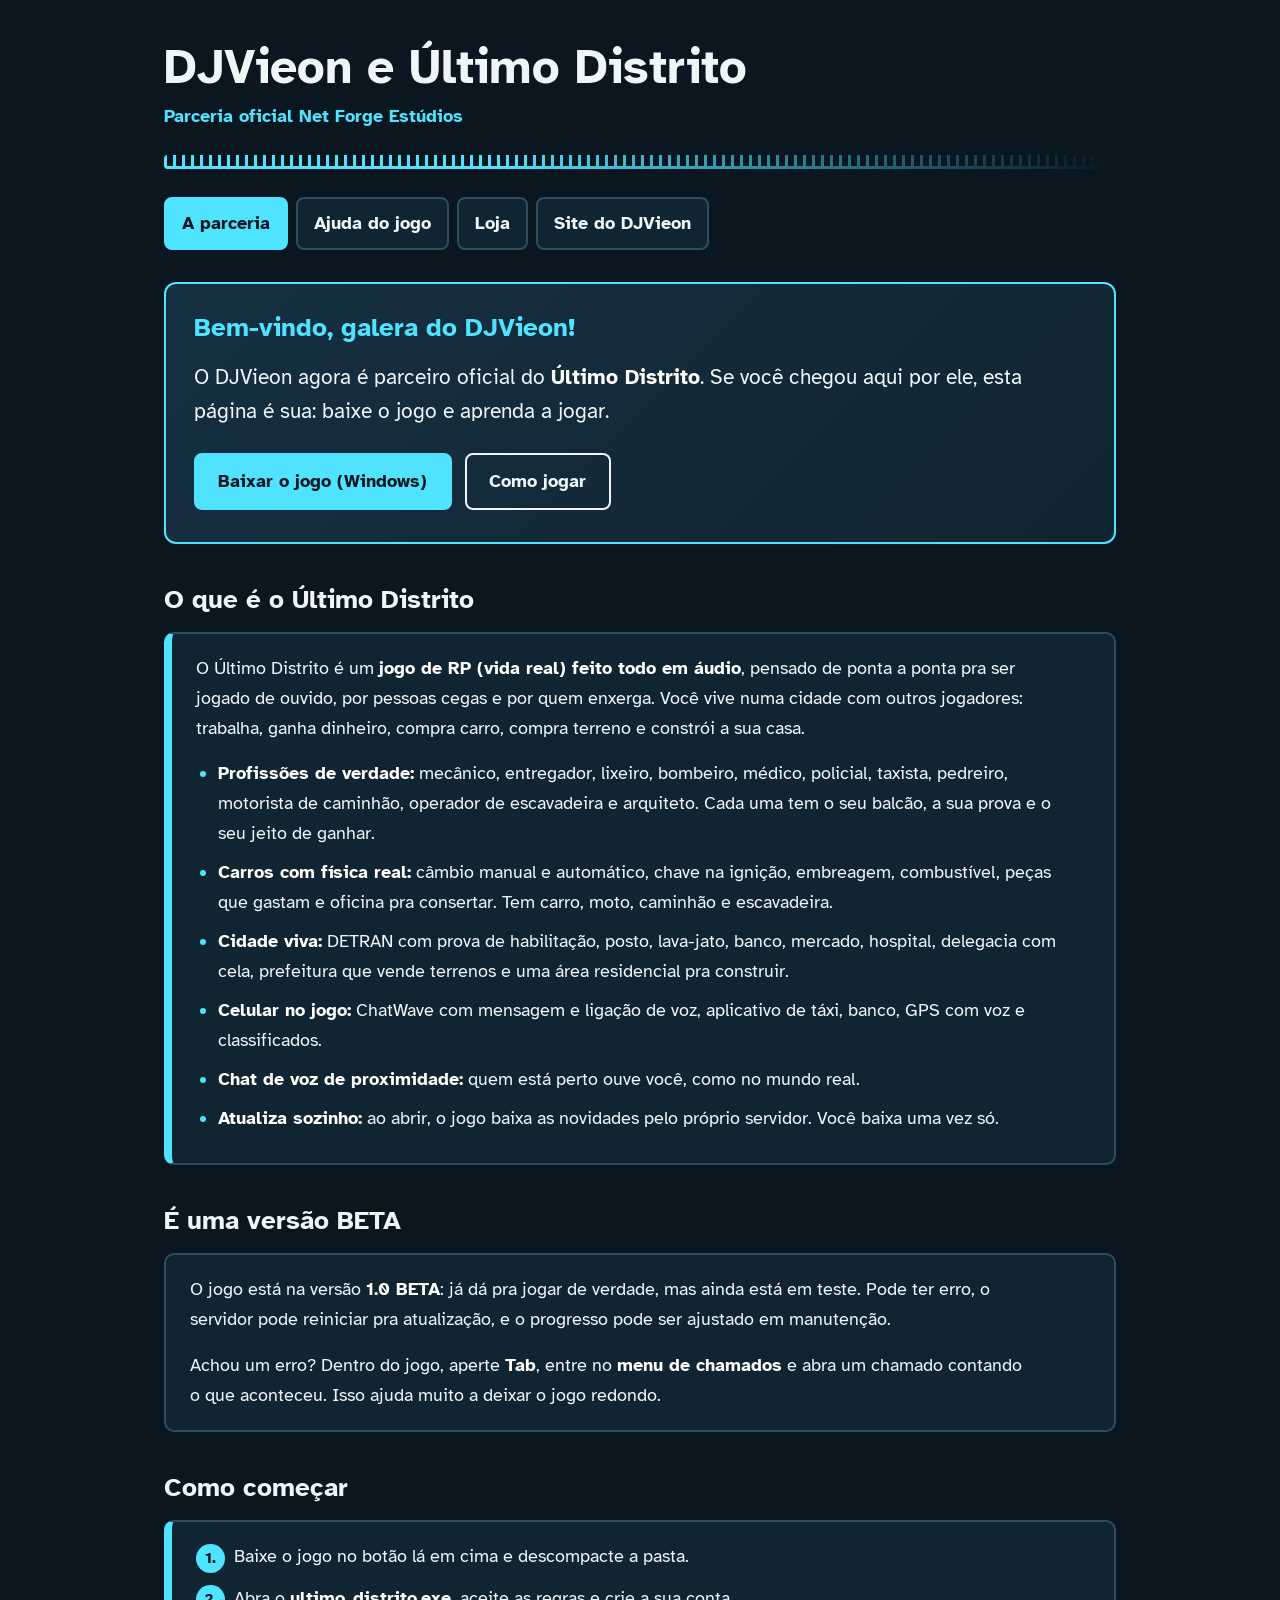
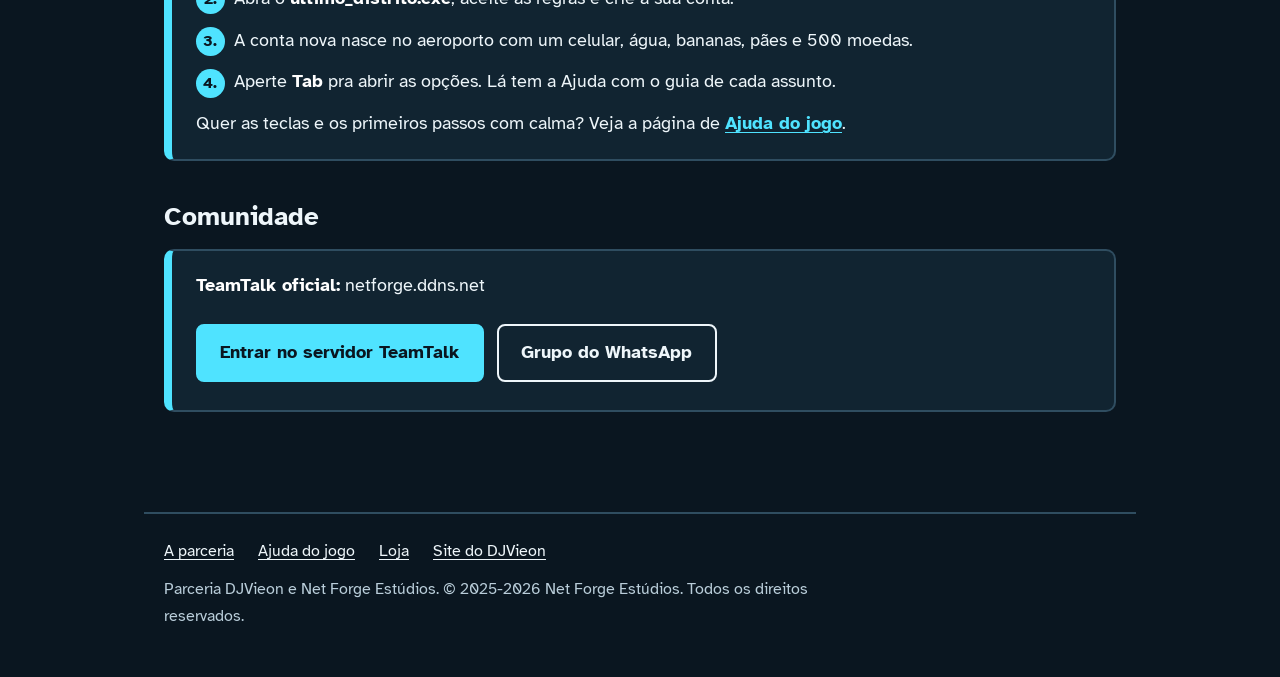
<file: docs/parceria/index.html>
<!DOCTYPE html>
<html lang="pt-BR">
<head>
<meta charset="UTF-8">
<meta name="viewport" content="width=device-width, initial-scale=1.0">
<title>Parceria DJVieon e Último Distrito | Net Forge Estúdios</title>
<meta name="description" content="Parceria oficial do DJVieon com o Último Distrito, o audiogame de RP da Net Forge Estúdios. Baixe o jogo e veja a ajuda.">
<link rel="stylesheet" href="../estilo.css">
</head>
<body>
<a href="#conteudo" class="pular">Pular para o conteúdo</a>
<header>
<h1>DJVieon e Último Distrito</h1>
<div class="sub">Parceria oficial Net Forge Estúdios</div>
</header>
<nav class="principal" aria-label="Menu da parceria">
<ul>
<li><a href="index.html" aria-current="page">A parceria</a></li>
<li><a href="ajuda.html">Ajuda do jogo</a></li>
<li><a href="loja.html">Loja</a></li>
<li><a href="https://radiolc.com">Site do DJVieon</a></li>
</ul>
</nav>
<main id="conteudo">
<div class="destaque">
<h2 class="ciano" style="margin-top:0;">Bem-vindo, galera do DJVieon!</h2>
<p class="grande">O DJVieon agora é parceiro oficial do <strong>Último Distrito</strong>. Se você chegou aqui por ele, esta página é sua: baixe o jogo e aprenda a jogar.</p>
<a href="../jogo/ultimo_distrito.zip" download="ultimo_distrito.zip" class="button-link ciano">Baixar o jogo (Windows)</a>
<a href="ajuda.html" class="button-link">Como jogar</a>
</div>

<h2>O que é o Último Distrito</h2>
<div class="box ciano">
<p>O Último Distrito é um <strong>jogo de RP (vida real) feito todo em áudio</strong>, pensado de ponta a ponta pra ser jogado de ouvido, por pessoas cegas e por quem enxerga. Você vive numa cidade com outros jogadores: trabalha, ganha dinheiro, compra carro, compra terreno e constrói a sua casa.</p>
<ul class="lista">
<li><strong>Profissões de verdade:</strong> mecânico, entregador, lixeiro, bombeiro, médico, policial, taxista, pedreiro, motorista de caminhão, operador de escavadeira e arquiteto. Cada uma tem o seu balcão, a sua prova e o seu jeito de ganhar.</li>
<li><strong>Carros com física real:</strong> câmbio manual e automático, chave na ignição, embreagem, combustível, peças que gastam e oficina pra consertar. Tem carro, moto, caminhão e escavadeira.</li>
<li><strong>Cidade viva:</strong> DETRAN com prova de habilitação, posto, lava-jato, banco, mercado, hospital, delegacia com cela, prefeitura que vende terrenos e uma área residencial pra construir.</li>
<li><strong>Celular no jogo:</strong> ChatWave com mensagem e ligação de voz, aplicativo de táxi, banco, GPS com voz e classificados.</li>
<li><strong>Chat de voz de proximidade:</strong> quem está perto ouve você, como no mundo real.</li>
<li><strong>Atualiza sozinho:</strong> ao abrir, o jogo baixa as novidades pelo próprio servidor. Você baixa uma vez só.</li>
</ul>
</div>

<h2>É uma versão BETA</h2>
<div class="box">
<p>O jogo está na versão <strong>1.0 BETA</strong>: já dá pra jogar de verdade, mas ainda está em teste. Pode ter erro, o servidor pode reiniciar pra atualização, e o progresso pode ser ajustado em manutenção.</p>
<p>Achou um erro? Dentro do jogo, aperte <strong>Tab</strong>, entre no <strong>menu de chamados</strong> e abra um chamado contando o que aconteceu. Isso ajuda muito a deixar o jogo redondo.</p>
</div>

<h2>Como começar</h2>
<div class="box ciano">
<p class="passo"><b>1.</b> Baixe o jogo no botão lá em cima e descompacte a pasta.</p>
<p class="passo"><b>2.</b> Abra o <strong>ultimo_distrito.exe</strong>, aceite as regras e crie a sua conta.</p>
<p class="passo"><b>3.</b> A conta nova nasce no aeroporto com um celular, água, bananas, pães e 500 moedas.</p>
<p class="passo"><b>4.</b> Aperte <strong>Tab</strong> pra abrir as opções. Lá tem a Ajuda com o guia de cada assunto.</p>
<p>Quer as teclas e os primeiros passos com calma? Veja a página de <a href="ajuda.html" class="ciano-texto">Ajuda do jogo</a>.</p>
</div>

<h2>Comunidade</h2>
<div class="box ciano">
<p><strong>TeamTalk oficial:</strong> netforge.ddns.net</p>
<a href="tt://netforge.ddns.net" class="button-link ciano">Entrar no servidor TeamTalk</a>
<a href="https://chat.whatsapp.com/DffkdExGjcS38NPWRlR5Nm" class="button-link">Grupo do WhatsApp</a>
</div>
</main>
<footer>
<nav aria-label="Rodapé">
<a href="index.html">A parceria</a>
<a href="ajuda.html">Ajuda do jogo</a>
<a href="loja.html">Loja</a>
<a href="https://radiolc.com">Site do DJVieon</a>
</nav>
<p>Parceria DJVieon e Net Forge Estúdios. © 2025-2026 Net Forge Estúdios. Todos os direitos reservados.</p>
</footer>
</body>
</html>
</file>
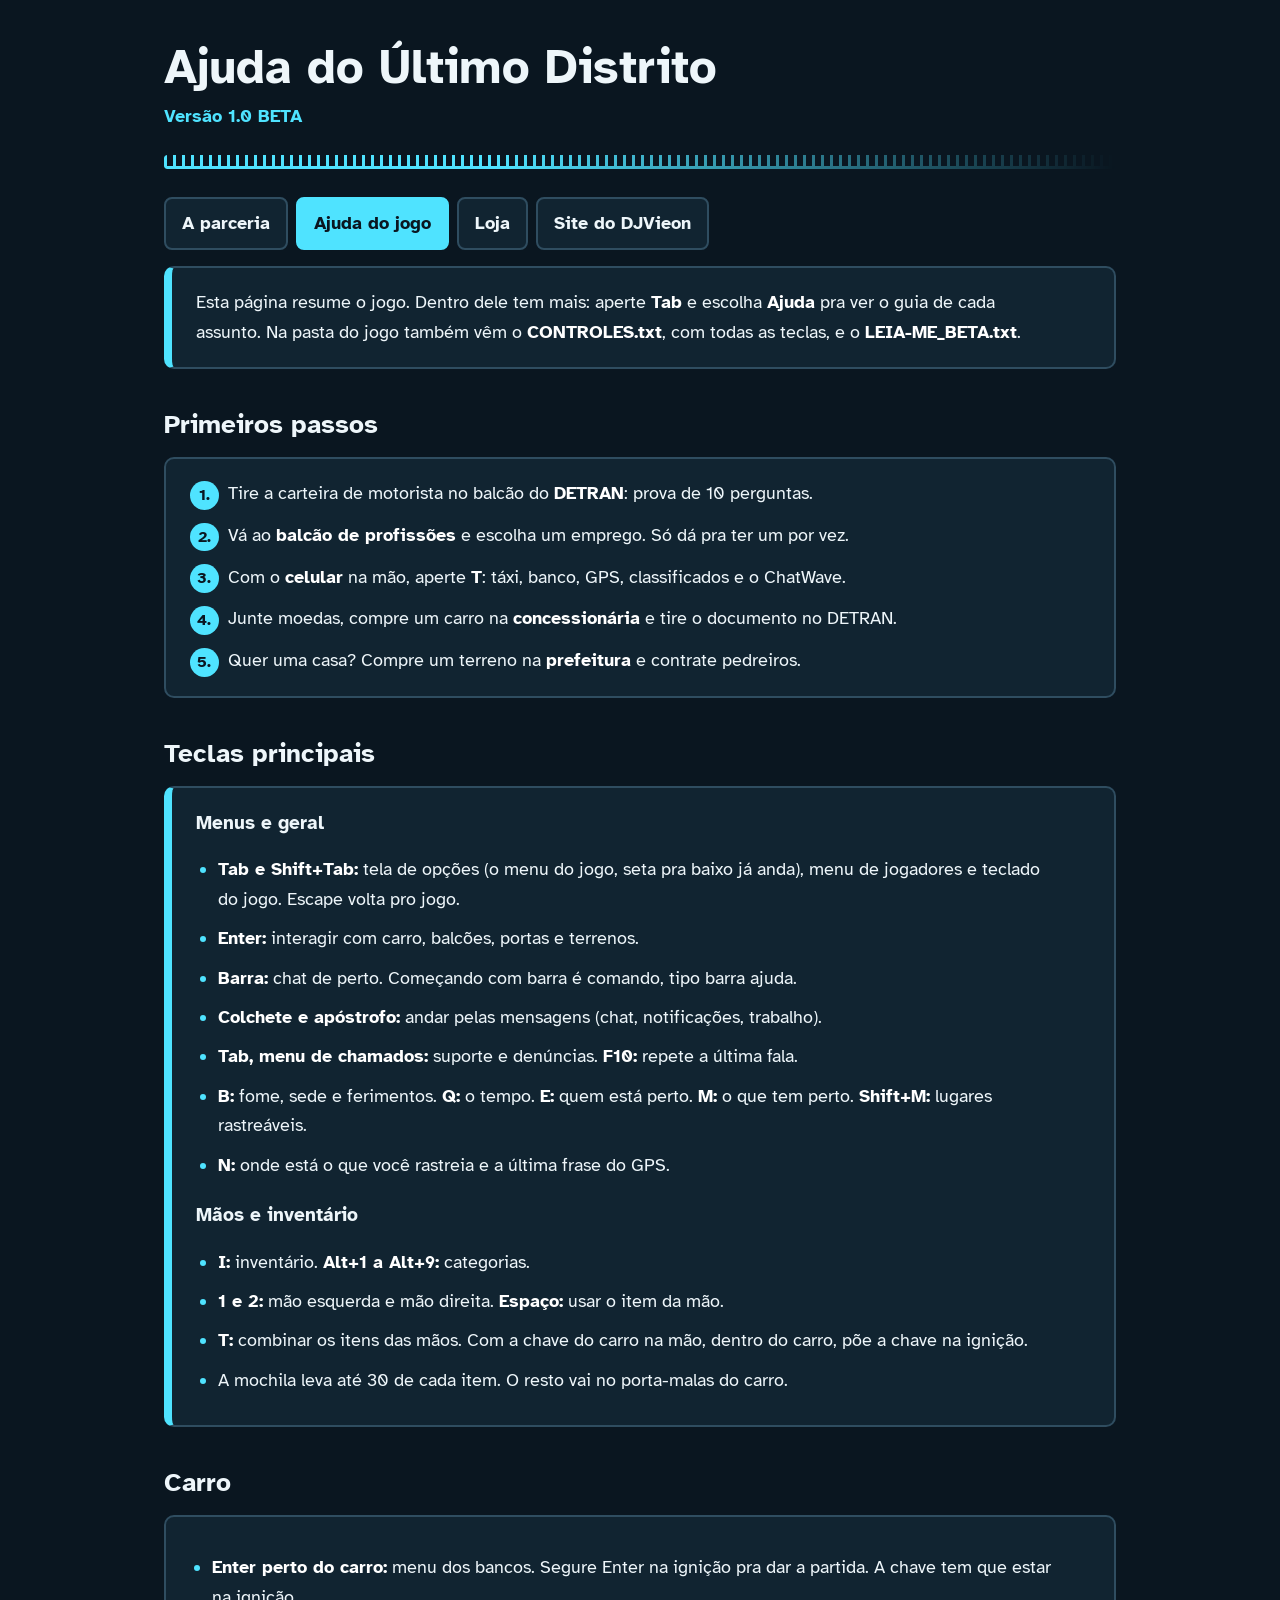
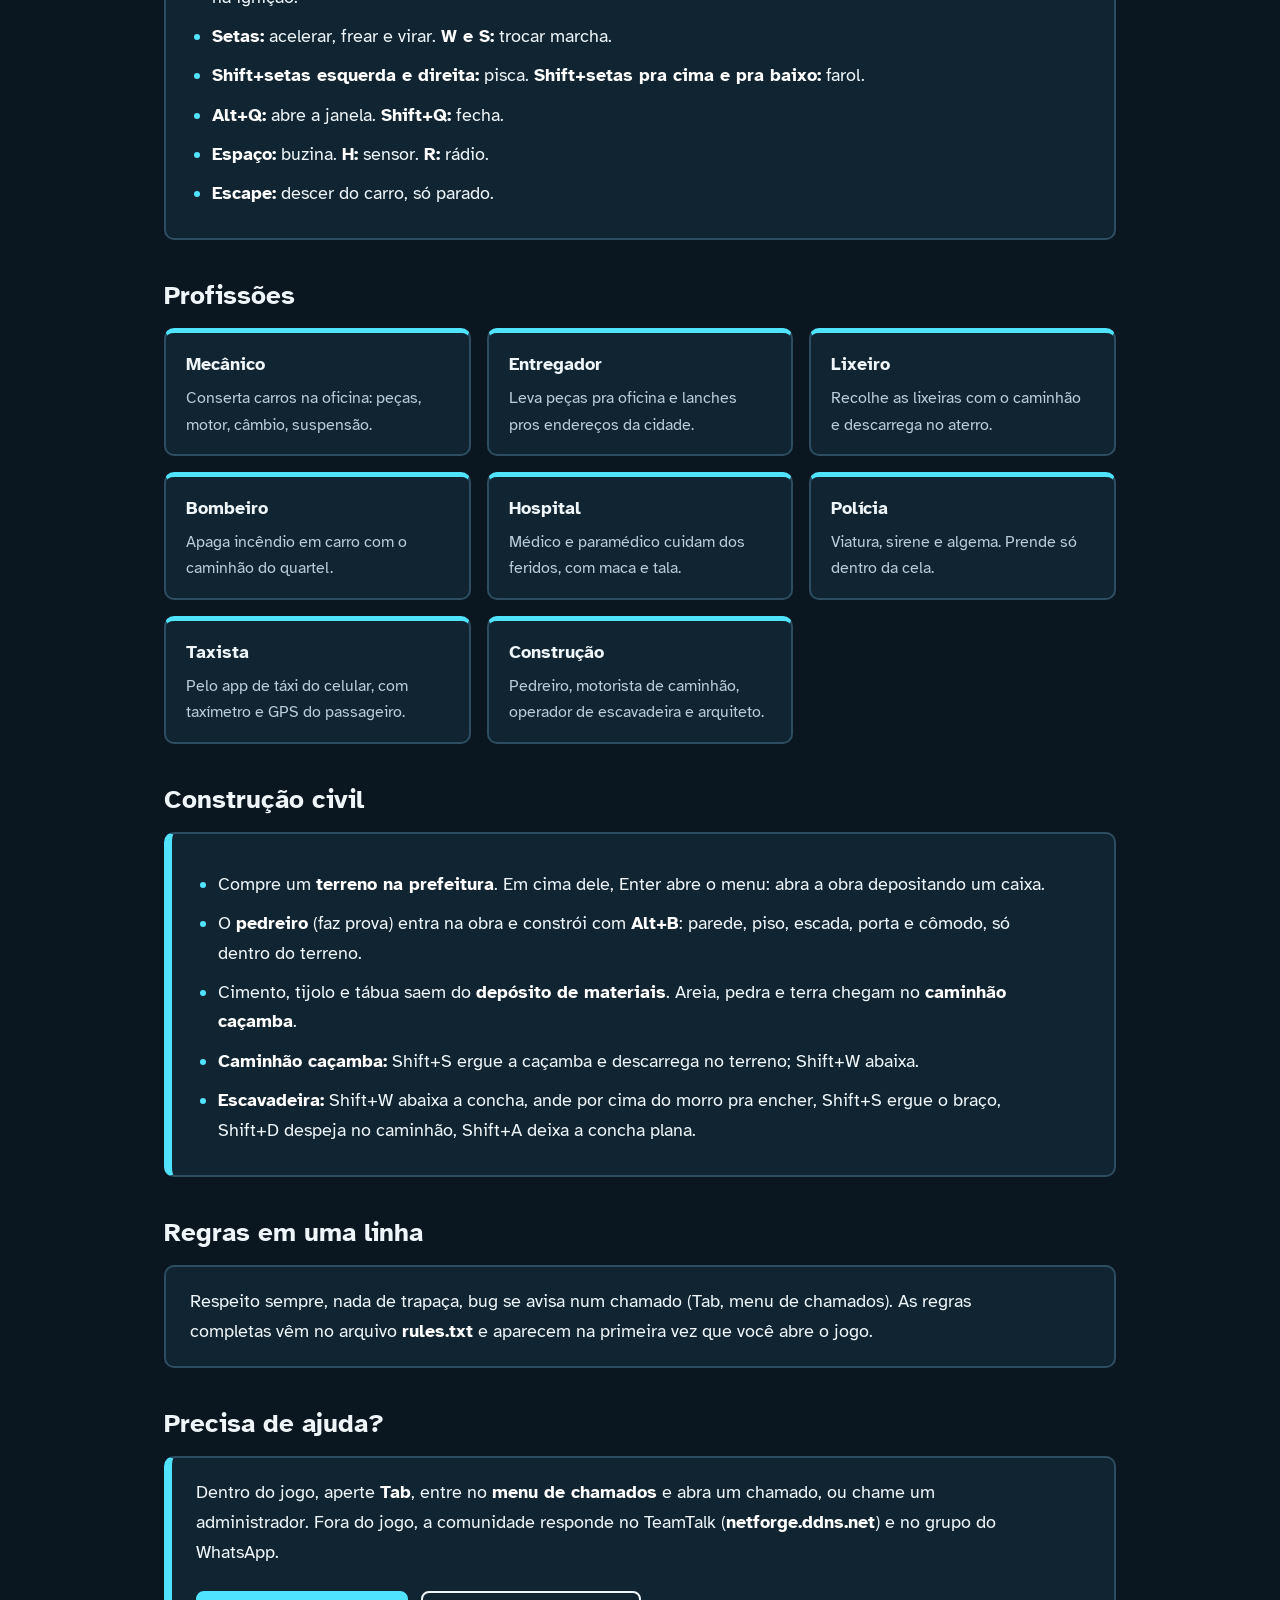
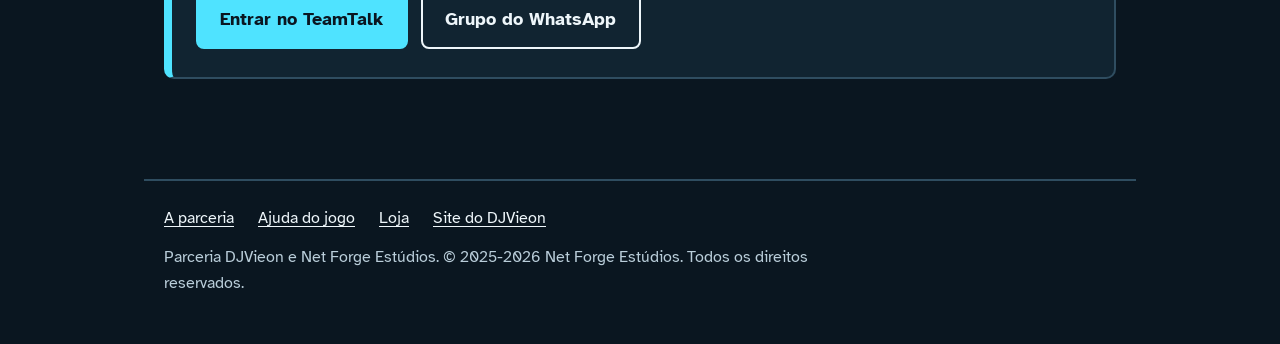
<file: docs/parceria/ajuda.html>
<!DOCTYPE html>
<html lang="pt-BR">
<head>
<meta charset="UTF-8">
<meta name="viewport" content="width=device-width, initial-scale=1.0">
<title>Ajuda do jogo | Parceria DJVieon e Último Distrito</title>
<meta name="description" content="Ajuda do Último Distrito: primeiros passos, teclas, carro, celular, profissões e construção.">
<link rel="stylesheet" href="../estilo.css">
</head>
<body>
<a href="#conteudo" class="pular">Pular para o conteúdo</a>
<header>
<h1>Ajuda do Último Distrito</h1>
<div class="sub">Versão 1.0 BETA</div>
</header>
<nav class="principal" aria-label="Menu da parceria">
<ul>
<li><a href="index.html">A parceria</a></li>
<li><a href="ajuda.html" aria-current="page">Ajuda do jogo</a></li>
<li><a href="loja.html">Loja</a></li>
<li><a href="https://radiolc.com">Site do DJVieon</a></li>
</ul>
</nav>
<main id="conteudo">
<div class="box ciano">
<p>Esta página resume o jogo. Dentro dele tem mais: aperte <strong>Tab</strong> e escolha <strong>Ajuda</strong> pra ver o guia de cada assunto. Na pasta do jogo também vêm o <strong>CONTROLES.txt</strong>, com todas as teclas, e o <strong>LEIA-ME_BETA.txt</strong>.</p>
</div>

<h2>Primeiros passos</h2>
<div class="box">
<p class="passo"><b>1.</b> Tire a carteira de motorista no balcão do <strong>DETRAN</strong>: prova de 10 perguntas.</p>
<p class="passo"><b>2.</b> Vá ao <strong>balcão de profissões</strong> e escolha um emprego. Só dá pra ter um por vez.</p>
<p class="passo"><b>3.</b> Com o <strong>celular</strong> na mão, aperte <strong>T</strong>: táxi, banco, GPS, classificados e o ChatWave.</p>
<p class="passo"><b>4.</b> Junte moedas, compre um carro na <strong>concessionária</strong> e tire o documento no DETRAN.</p>
<p class="passo"><b>5.</b> Quer uma casa? Compre um terreno na <strong>prefeitura</strong> e contrate pedreiros.</p>
</div>

<h2>Teclas principais</h2>
<div class="box ciano">
<h3>Menus e geral</h3>
<ul class="lista">
<li><strong>Tab e Shift+Tab:</strong> tela de opções (o menu do jogo, seta pra baixo já anda), menu de jogadores e teclado do jogo. Escape volta pro jogo.</li>
<li><strong>Enter:</strong> interagir com carro, balcões, portas e terrenos.</li>
<li><strong>Barra:</strong> chat de perto. Começando com barra é comando, tipo barra ajuda.</li>
<li><strong>Colchete e apóstrofo:</strong> andar pelas mensagens (chat, notificações, trabalho).</li>
<li><strong>Tab, menu de chamados:</strong> suporte e denúncias. <strong>F10:</strong> repete a última fala.</li>
<li><strong>B:</strong> fome, sede e ferimentos. <strong>Q:</strong> o tempo. <strong>E:</strong> quem está perto. <strong>M:</strong> o que tem perto. <strong>Shift+M:</strong> lugares rastreáveis.</li>
<li><strong>N:</strong> onde está o que você rastreia e a última frase do GPS.</li>
</ul>
<h3>Mãos e inventário</h3>
<ul class="lista">
<li><strong>I:</strong> inventário. <strong>Alt+1 a Alt+9:</strong> categorias.</li>
<li><strong>1 e 2:</strong> mão esquerda e mão direita. <strong>Espaço:</strong> usar o item da mão.</li>
<li><strong>T:</strong> combinar os itens das mãos. Com a chave do carro na mão, dentro do carro, põe a chave na ignição.</li>
<li>A mochila leva até 30 de cada item. O resto vai no porta-malas do carro.</li>
</ul>
</div>

<h2>Carro</h2>
<div class="box">
<ul class="lista">
<li><strong>Enter perto do carro:</strong> menu dos bancos. Segure Enter na ignição pra dar a partida. A chave tem que estar na ignição.</li>
<li><strong>Setas:</strong> acelerar, frear e virar. <strong>W e S:</strong> trocar marcha.</li>
<li><strong>Shift+setas esquerda e direita:</strong> pisca. <strong>Shift+setas pra cima e pra baixo:</strong> farol.</li>
<li><strong>Alt+Q:</strong> abre a janela. <strong>Shift+Q:</strong> fecha.</li>
<li><strong>Espaço:</strong> buzina. <strong>H:</strong> sensor. <strong>R:</strong> rádio.</li>
<li><strong>Escape:</strong> descer do carro, só parado.</li>
</ul>
</div>

<h2>Profissões</h2>
<div class="grade">
<div class="cartao"><h3>Mecânico</h3><p>Conserta carros na oficina: peças, motor, câmbio, suspensão.</p></div>
<div class="cartao"><h3>Entregador</h3><p>Leva peças pra oficina e lanches pros endereços da cidade.</p></div>
<div class="cartao"><h3>Lixeiro</h3><p>Recolhe as lixeiras com o caminhão e descarrega no aterro.</p></div>
<div class="cartao"><h3>Bombeiro</h3><p>Apaga incêndio em carro com o caminhão do quartel.</p></div>
<div class="cartao"><h3>Hospital</h3><p>Médico e paramédico cuidam dos feridos, com maca e tala.</p></div>
<div class="cartao"><h3>Polícia</h3><p>Viatura, sirene e algema. Prende só dentro da cela.</p></div>
<div class="cartao"><h3>Taxista</h3><p>Pelo app de táxi do celular, com taxímetro e GPS do passageiro.</p></div>
<div class="cartao"><h3>Construção</h3><p>Pedreiro, motorista de caminhão, operador de escavadeira e arquiteto.</p></div>
</div>

<h2>Construção civil</h2>
<div class="box ciano">
<ul class="lista">
<li>Compre um <strong>terreno na prefeitura</strong>. Em cima dele, Enter abre o menu: abra a obra depositando um caixa.</li>
<li>O <strong>pedreiro</strong> (faz prova) entra na obra e constrói com <strong>Alt+B</strong>: parede, piso, escada, porta e cômodo, só dentro do terreno.</li>
<li>Cimento, tijolo e tábua saem do <strong>depósito de materiais</strong>. Areia, pedra e terra chegam no <strong>caminhão caçamba</strong>.</li>
<li><strong>Caminhão caçamba:</strong> Shift+S ergue a caçamba e descarrega no terreno; Shift+W abaixa.</li>
<li><strong>Escavadeira:</strong> Shift+W abaixa a concha, ande por cima do morro pra encher, Shift+S ergue o braço, Shift+D despeja no caminhão, Shift+A deixa a concha plana.</li>
</ul>
</div>

<h2>Regras em uma linha</h2>
<div class="box">
<p>Respeito sempre, nada de trapaça, bug se avisa num chamado (Tab, menu de chamados). As regras completas vêm no arquivo <strong>rules.txt</strong> e aparecem na primeira vez que você abre o jogo.</p>
</div>

<h2>Precisa de ajuda?</h2>
<div class="box ciano">
<p>Dentro do jogo, aperte <strong>Tab</strong>, entre no <strong>menu de chamados</strong> e abra um chamado, ou chame um administrador. Fora do jogo, a comunidade responde no TeamTalk (<strong>netforge.ddns.net</strong>) e no grupo do WhatsApp.</p>
<a href="tt://netforge.ddns.net" class="button-link ciano">Entrar no TeamTalk</a>
<a href="https://chat.whatsapp.com/DffkdExGjcS38NPWRlR5Nm" class="button-link">Grupo do WhatsApp</a>
</div>
</main>
<footer>
<nav aria-label="Rodapé">
<a href="index.html">A parceria</a>
<a href="ajuda.html">Ajuda do jogo</a>
<a href="loja.html">Loja</a>
<a href="https://radiolc.com">Site do DJVieon</a>
</nav>
<p>Parceria DJVieon e Net Forge Estúdios. © 2025-2026 Net Forge Estúdios. Todos os direitos reservados.</p>
</footer>
</body>
</html>
</file>
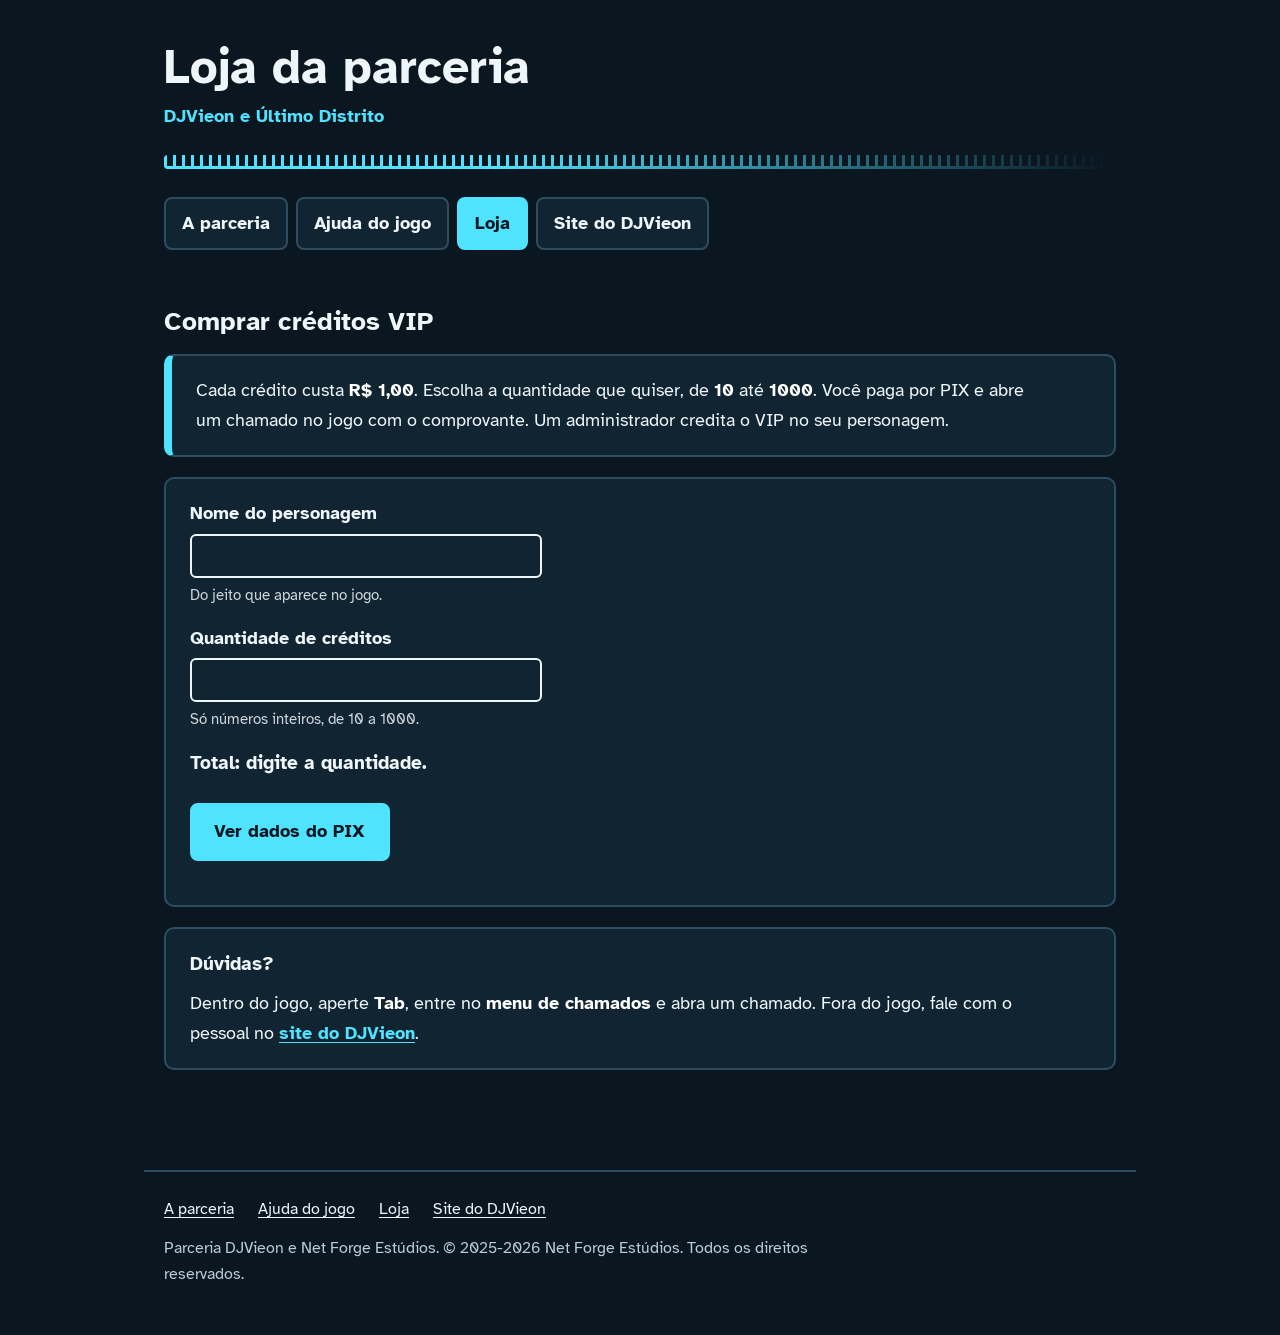
<file: docs/parceria/loja.html>
<!DOCTYPE html>
<html lang="pt-BR">
<head>
<meta charset="UTF-8">
<meta name="viewport" content="width=device-width, initial-scale=1.0">
<title>Loja | Parceria DJVieon e Último Distrito</title>
<meta name="description" content="Compre créditos VIP do Último Distrito: escolha a quantidade, pague por PIX e abra um chamado no jogo. O VIP é creditado no seu personagem.">
<link rel="stylesheet" href="../estilo.css">
<style>
.campo{margin:0 0 1rem}
.campo label{display:block;font-weight:bold;margin-bottom:.3rem}
.campo input{width:100%;max-width:22rem;padding:.6rem;font-size:1.1rem;border:2px solid currentColor;border-radius:6px;background:transparent;color:inherit}
.campo input:focus{outline:3px solid #ffc15e;outline-offset:2px}
.campo small{display:block;margin-top:.3rem;opacity:.85}
#total{font-size:1.2rem;font-weight:bold}
.copiavel{width:100%;max-width:40rem;padding:.6rem;font-family:monospace;font-size:1rem;color:inherit;background:transparent;border:2px solid currentColor;border-radius:6px}
textarea.copiavel{height:6rem}
</style>
</head>
<body>
<a href="#conteudo" class="pular">Pular para o conteúdo</a>
<header>
<h1>Loja da parceria</h1>
<div class="sub">DJVieon e Último Distrito</div>
</header>
<nav class="principal" aria-label="Menu da parceria">
<ul>
<li><a href="index.html">A parceria</a></li>
<li><a href="ajuda.html">Ajuda do jogo</a></li>
<li><a href="loja.html" aria-current="page">Loja</a></li>
<li><a href="https://radiolc.com">Site do DJVieon</a></li>
</ul>
</nav>
<main id="conteudo">
<h2>Comprar créditos VIP</h2>
<div class="box ciano">
<p>Cada crédito custa <strong>R$ 1,00</strong>. Escolha a quantidade que quiser, de <strong>10</strong> até <strong>1000</strong>. Você paga por PIX e abre um chamado no jogo com o comprovante. Um administrador credita o VIP no seu personagem.</p>
</div>

<div class="box">
<div id="formulario">
<div class="campo">
<label for="jogador">Nome do personagem</label>
<input id="jogador" type="text" maxlength="32" autocomplete="off" aria-describedby="dica-nome">
<small id="dica-nome">Do jeito que aparece no jogo.</small>
</div>
<div class="campo">
<label for="quantidade">Quantidade de créditos</label>
<input id="quantidade" type="text" inputmode="numeric" autocomplete="off" aria-describedby="dica-qtd">
<small id="dica-qtd">Só números inteiros, de 10 a 1000.</small>
</div>
<p id="total" aria-live="polite">Total: digite a quantidade.</p>
<button class="button-action" id="btn-pix" type="button">Ver dados do PIX</button>
<p id="erro" role="alert" class="ciano-texto"></p>
</div>

<div id="pix" hidden aria-live="polite">
<h3>Pague com PIX</h3>
<p id="resumo"></p>
<p id="rotulo-chave">Chave PIX:</p>
<input class="copiavel" id="chave" readonly aria-labelledby="rotulo-chave">
<p><button class="button-action" id="btn-chave" type="button">Copiar chave PIX</button></p>
<h3>Depois de pagar</h3>
<p class="passo"><b>1.</b> Entre no jogo, aperte <strong>Tab</strong> e abra o <strong>menu de chamados</strong>.</p>
<p class="passo"><b>2.</b> Cole a mensagem abaixo e anexe o comprovante do PIX, ou diga que pagou e o valor.</p>
<p id="rotulo-msg">Mensagem para o chamado:</p>
<textarea class="copiavel" id="mensagem" readonly aria-labelledby="rotulo-msg"></textarea>
<p><button class="button-action" id="btn-msg" type="button">Copiar mensagem</button>
<button class="button-link" id="btn-voltar" type="button">Fazer outro pedido</button></p>
</div>
</div>

<div class="box">
<h3>Dúvidas?</h3>
<p>Dentro do jogo, aperte <strong>Tab</strong>, entre no <strong>menu de chamados</strong> e abra um chamado. Fora do jogo, fale com o pessoal no <a href="https://radiolc.com" class="ciano-texto">site do DJVieon</a>.</p>
</div>
</main>
<footer>
<nav aria-label="Rodapé">
<a href="index.html">A parceria</a>
<a href="ajuda.html">Ajuda do jogo</a>
<a href="loja.html">Loja</a>
<a href="https://radiolc.com">Site do DJVieon</a>
</nav>
<p>Parceria DJVieon e Net Forge Estúdios. © 2025-2026 Net Forge Estúdios. Todos os direitos reservados.</p>
</footer>

<script>
// >>> EDITE AQUI: coloque a sua chave PIX entre as aspas (de preferência uma chave aleatória) <<<
var CHAVE_PIX = "moratojoao18@gmail.com";
var MIN = 10, MAX = 1000, PRECO = 1.0;

function $(id){ return document.getElementById(id); }
function brl(v){ return "R$ " + v.toFixed(2).replace(".", ","); }
function copiar(id, btn, texto){
  var el = $(id); el.focus(); el.select();
  var ok = function(){ btn.textContent = texto; };
  if (navigator.clipboard) { navigator.clipboard.writeText(el.value).then(ok); }
  else { document.execCommand("copy"); ok(); }
}

$("quantidade").addEventListener("input", function(){
  var s = this.value.replace(/\D/g, "");
  this.value = s;
  var q = parseInt(s, 10);
  $("total").textContent = (q >= MIN && q <= MAX)
    ? "Total: " + brl(q * PRECO) + " por " + q + " créditos."
    : "Total: digite uma quantidade de " + MIN + " a " + MAX + ".";
});

$("btn-pix").addEventListener("click", function(){
  var erro = $("erro"); erro.textContent = "";
  var nome = $("jogador").value.trim(), q = parseInt($("quantidade").value, 10);
  if (!nome) { erro.textContent = "Digite o nome do seu personagem."; $("jogador").focus(); return; }
  if (!(q >= MIN && q <= MAX)) { erro.textContent = "Digite uma quantidade de " + MIN + " a " + MAX + " créditos."; $("quantidade").focus(); return; }
  $("resumo").textContent = q + " créditos VIP para o personagem " + nome + ". Valor a pagar: " + brl(q * PRECO) + ".";
  $("chave").value = CHAVE_PIX;
  $("mensagem").value = "Comprei " + q + " créditos VIP para o personagem " + nome + ". Paguei " + brl(q * PRECO) + " por PIX. Segue o comprovante.";
  $("formulario").hidden = true; $("pix").hidden = false;
  $("pix").scrollIntoView();
  $("btn-chave").focus();
});

$("btn-chave").addEventListener("click", function(){ copiar("chave", this, "Chave copiada"); });
$("btn-msg").addEventListener("click", function(){ copiar("mensagem", this, "Mensagem copiada"); });
$("btn-voltar").addEventListener("click", function(){
  $("pix").hidden = true; $("formulario").hidden = false; $("jogador").focus();
});
</script>
</body>
</html>
</file>
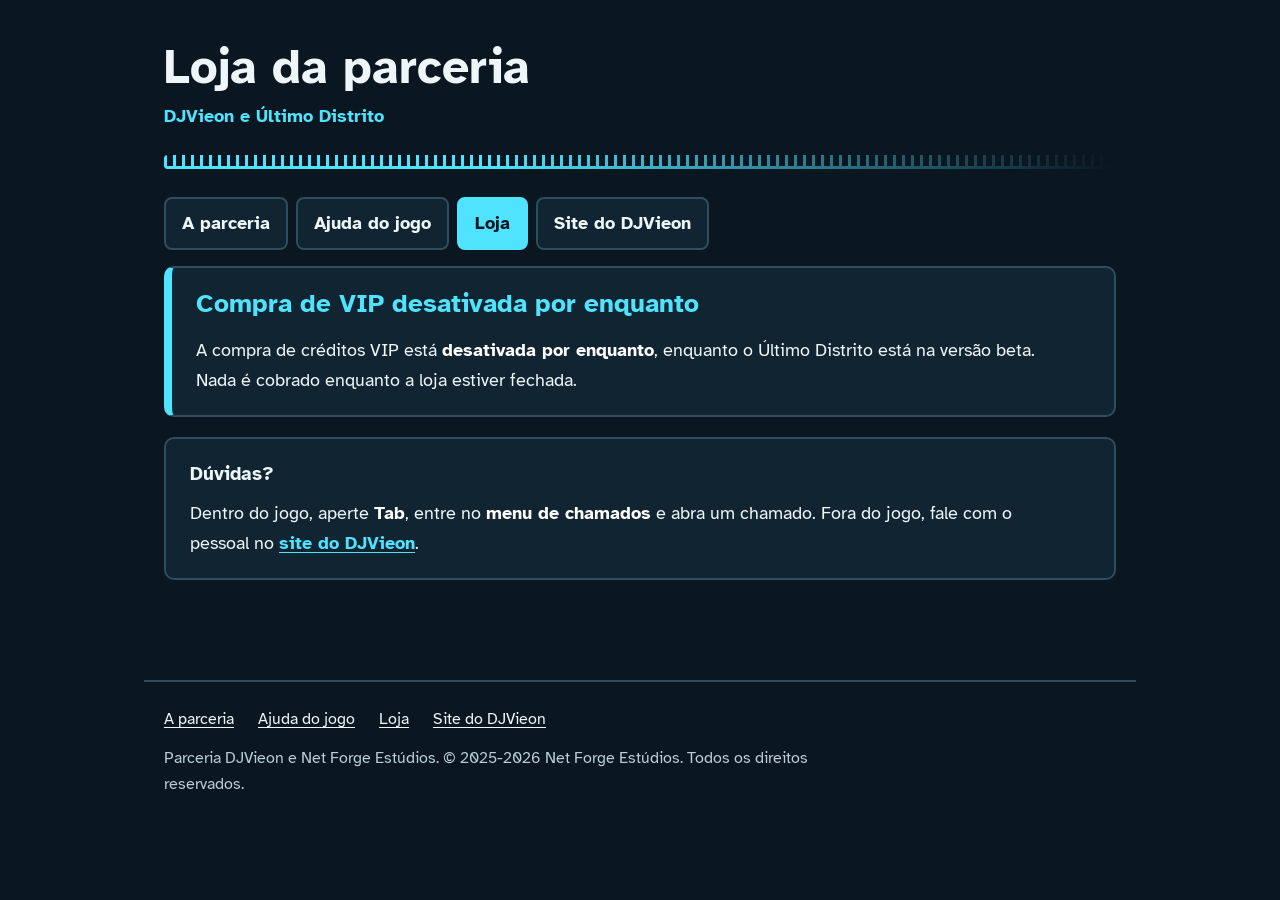
<file: wwwroot/parceria/loja.html>
<!DOCTYPE html>
<html lang="pt-BR">
<head>
<meta charset="UTF-8">
<meta name="viewport" content="width=device-width, initial-scale=1.0">
<title>Loja | Parceria DJVieon e Último Distrito</title>
<meta name="description" content="Compre créditos VIP do Último Distrito com PIX. Você escolhe a quantidade e o crédito cai direto no seu personagem.">
<link rel="stylesheet" href="../estilo.css">
<style>
.campo{margin:0 0 1rem}
.campo label{display:block;font-weight:bold;margin-bottom:.3rem}
.campo input{width:100%;max-width:22rem;padding:.6rem;font-size:1.1rem;border:2px solid currentColor;border-radius:6px;background:transparent;color:inherit}
.campo input:focus{outline:3px solid #00e5ff;outline-offset:2px}
.campo small{display:block;margin-top:.3rem;opacity:.85}
#total{font-size:1.2rem;font-weight:bold}
#pix textarea{width:100%;max-width:40rem;height:6rem;font-family:monospace;color:inherit;background:transparent;border:2px solid currentColor;border-radius:6px;padding:.5rem}
#pix img{max-width:240px;height:auto;background:#fff;padding:8px;border-radius:6px}
</style>
</head>
<body>
<a href="#conteudo" class="pular">Pular para o conteúdo</a>
<header>
<h1>Loja da parceria</h1>
<div class="sub">DJVieon e Último Distrito</div>
</header>
<nav class="principal" aria-label="Menu da parceria">
<ul>
<li><a href="index.html">A parceria</a></li>
<li><a href="ajuda.html">Ajuda do jogo</a></li>
<li><a href="loja.html" aria-current="page">Loja</a></li>
<li><a href="https://radiolc.com">Site do DJVieon</a></li>
</ul>
</nav>
<main id="conteudo">

<!-- Mostrado quando a loja está desativada -->
<div class="box ciano" role="alert" id="aviso-off" hidden>
<h2 class="ciano" style="margin-top:0;">Compra de VIP desativada por enquanto</h2>
<p>A compra de créditos VIP está <strong>desativada por enquanto</strong>, enquanto o Último Distrito está na versão beta. Nada é cobrado enquanto a loja estiver fechada.</p>
</div>

<!-- Mostrado quando a loja está ativa -->
<div id="loja-on" hidden>
<h2>Comprar créditos VIP</h2>
<div class="box">
<p>Cada crédito custa <strong id="preco-un">R$ 1,00</strong>. Escolha a quantidade que quiser, de <strong id="qmin">10</strong> até <strong id="qmax">1000</strong>. O pagamento é por PIX e o VIP chega no seu personagem sozinho.</p>
<div id="formulario">
<div class="campo">
<label for="jogador">Nome do personagem</label>
<input id="jogador" type="text" maxlength="32" autocomplete="off" aria-describedby="dica-nome">
<small id="dica-nome">Do jeito que aparece no jogo. Você precisa ter entrado nele ao menos uma vez.</small>
</div>
<div class="campo">
<label for="quantidade">Quantidade de créditos</label>
<input id="quantidade" type="text" inputmode="numeric" autocomplete="off" aria-describedby="dica-qtd">
<small id="dica-qtd">Só números inteiros.</small>
</div>
<p id="total" aria-live="polite">Total: digite a quantidade.</p>
<button class="button-action" id="btn-comprar" type="button">Gerar PIX</button>
<p id="erro" role="alert" class="ciano-texto"></p>
</div>

<div id="pix" hidden aria-live="polite">
<h3>Pague com PIX</h3>
<p id="resumo"></p>
<img id="qr" alt="QR Code do PIX" hidden>
<p id="rotulo-codigo">Código PIX (copia e cola):</p>
<textarea id="codigo" readonly aria-labelledby="rotulo-codigo"></textarea>
<p><button class="button-action" id="btn-copiar" type="button">Copiar código</button></p>
<p>Depois de pagar, o VIP cai no seu personagem em poucos minutos. Se demorar, abra um chamado no jogo (Tab, menu de chamados) e informe o número do pedido: <strong id="pedido"></strong>.</p>
</div>
</div>
</div>

<div class="box">
<h3>Dúvidas?</h3>
<p>Dentro do jogo, aperte <strong>Tab</strong>, entre no <strong>menu de chamados</strong> e abra um chamado. Fora do jogo, fale com o pessoal no <a href="https://radiolc.com" class="ciano-texto">site do DJVieon</a>.</p>
</div>
</main>
<footer>
<nav aria-label="Rodapé">
<a href="index.html">A parceria</a>
<a href="ajuda.html">Ajuda do jogo</a>
<a href="loja.html">Loja</a>
<a href="https://radiolc.com">Site do DJVieon</a>
</nav>
<p>Parceria DJVieon e Net Forge Estúdios. © 2025-2026 Net Forge Estúdios. Todos os direitos reservados.</p>
</footer>

<script>
// Troque para true quando for religar a loja.
var LOJA_ATIVA = false;
var API_BASE = "https://netforge.ddns.net";
var PARCEIRO = "djvieon";

var cfg = {min: 10, max: 1000, preco: 1.0};
function $(id){ return document.getElementById(id); }
function brl(v){ return "R$ " + v.toFixed(2).replace(".", ","); }

if (!LOJA_ATIVA) {
  $("aviso-off").hidden = false;
} else {
  $("loja-on").hidden = false;
  fetch(API_BASE + "/api/config").then(function(r){ return r.json(); }).then(function(c){
    if (c.ok) { cfg = {min: c.min, max: c.max, preco: c.preco_por_credito}; }
  }).catch(function(){}).then(function(){
    $("qmin").textContent = cfg.min; $("qmax").textContent = cfg.max;
    $("preco-un").textContent = brl(cfg.preco);
    $("quantidade").placeholder = String(cfg.min);
  });

  $("quantidade").addEventListener("input", function(){
    var s = this.value.replace(/\D/g, "");
    this.value = s;
    var q = parseInt(s, 10);
    $("total").textContent = (q >= cfg.min && q <= cfg.max)
      ? "Total: " + brl(q * cfg.preco) + " por " + q + " créditos."
      : "Total: digite uma quantidade de " + cfg.min + " a " + cfg.max + ".";
  });

  $("btn-comprar").addEventListener("click", function(){
    var btn = this, erro = $("erro");
    erro.textContent = "";
    var nome = $("jogador").value.trim(), qtd = parseInt($("quantidade").value, 10);
    if (!nome) { erro.textContent = "Digite o nome do seu personagem."; $("jogador").focus(); return; }
    if (!(qtd >= cfg.min && qtd <= cfg.max)) { erro.textContent = "Digite uma quantidade de " + cfg.min + " a " + cfg.max + " créditos."; $("quantidade").focus(); return; }
    btn.disabled = true; btn.textContent = "Gerando PIX...";
    fetch(API_BASE + "/api/comprar", {
      method: "POST", headers: {"Content-Type": "application/json"},
      body: JSON.stringify({jogador: nome, quantidade: qtd, parceiro: PARCEIRO})
    }).then(function(r){ return r.json(); }).then(function(d){
      if (!d.ok) { erro.textContent = d.erro || "Não deu certo. Tente de novo."; return; }
      $("resumo").textContent = d.vip + " créditos para " + nome + ": " + brl(d.preco) + ".";
      $("pedido").textContent = d.pedido_id;
      if (d.modo === "manual") {
        $("codigo").value = d.chave_pix;
        $("rotulo-codigo").textContent = "Chave PIX (pague o valor exato acima e avise a equipe):";
      } else {
        $("codigo").value = d.qr_code || "";
        if (d.qr_code_base64) { $("qr").src = "data:image/png;base64," + d.qr_code_base64; $("qr").hidden = false; }
      }
      $("formulario").hidden = true; $("pix").hidden = false;
      $("codigo").focus();
    }).catch(function(){
      erro.textContent = "Sem conexão com a loja. Tente de novo em instantes.";
    }).then(function(){
      btn.disabled = false; btn.textContent = "Gerar PIX";
    });
  });

  $("btn-copiar").addEventListener("click", function(){
    var t = $("codigo"); t.select();
    var ok = function(){ $("btn-copiar").textContent = "Código copiado"; };
    if (navigator.clipboard) { navigator.clipboard.writeText(t.value).then(ok); }
    else { document.execCommand("copy"); ok(); }
  });
}
</script>
</body>
</html>
</file>
<file: docs/estilo.css>
/* Parceria DJVieon e Último Distrito - Net Forge Estúdios
   Tema escuro, alto contraste, pensado para quem usa leitor de tela ou baixa visão.
   Fica na pasta acima das páginas (as páginas chamam ../estilo.css). */

@import url("https://fonts.googleapis.com/css2?family=Atkinson+Hyperlegible:ital,wght@0,400;0,700;1,400&display=swap");

:root {
  --fundo: #0a1620;
  --painel: #112431;
  --painel-2: #163042;
  --borda: #2f4d60;
  --texto: #eef6fa;
  --suave: #b9cdd9;
  --ciano: #4fe3ff;
  --ambar: #ffc15e;
  --erro: #ff8a80;
  color-scheme: dark;
}

*, *::before, *::after { box-sizing: border-box; }

html { scroll-behavior: smooth; -webkit-text-size-adjust: 100%; }

body {
  margin: 0;
  background: var(--fundo);
  color: var(--texto);
  font-family: "Atkinson Hyperlegible", "Segoe UI", Verdana, system-ui, sans-serif;
  font-size: 1.125rem;
  line-height: 1.65;
}

/* ---------- Acessibilidade ---------- */
.pular {
  position: absolute; left: .75rem; top: -4rem;
  background: var(--ciano); color: var(--fundo);
  padding: .6rem 1rem; border-radius: 6px; font-weight: 700; z-index: 10;
}
.pular:focus { top: .75rem; }

:focus-visible { outline: 3px solid var(--ambar); outline-offset: 3px; border-radius: 4px; }

@media (prefers-reduced-motion: reduce) {
  html { scroll-behavior: auto; }
  * { transition: none !important; animation: none !important; }
}

/* ---------- Cabeçalho (com a faixa de "onda sonora") ---------- */
header {
  padding: 2.5rem 1.25rem 1.75rem;
  max-width: 62rem; margin: 0 auto;
}
header h1 {
  margin: 0; font-size: clamp(1.9rem, 5vw, 3rem); line-height: 1.15; font-weight: 700;
}
header .sub { color: var(--ciano); font-size: 1.15rem; margin-top: .35rem; font-weight: 700; }
header::after {
  content: ""; display: block; height: 14px; margin-top: 1.5rem; border-radius: 3px;
  background:
    repeating-linear-gradient(90deg,
      var(--ciano) 0 3px, transparent 3px 9px),
    linear-gradient(var(--ciano), var(--ciano));
  background-size: 100% 100%, 100% 3px;
  background-position: 0 0, 0 100%;
  background-repeat: no-repeat;
  -webkit-mask: linear-gradient(90deg, #000 0 35%, transparent 100%);
          mask: linear-gradient(90deg, #000 0 35%, transparent 100%);
}

/* ---------- Menu ---------- */
nav.principal { max-width: 62rem; margin: 0 auto; padding: 0 1.25rem; }
nav.principal ul { list-style: none; margin: 0; padding: 0; display: flex; flex-wrap: wrap; gap: .5rem; }
nav.principal a {
  display: block; padding: .6rem 1rem; min-height: 44px;
  color: var(--texto); text-decoration: none; font-weight: 700;
  border: 2px solid var(--borda); border-radius: 8px; background: var(--painel);
  transition: border-color .15s, background .15s;
}
nav.principal a:hover { border-color: var(--ciano); background: var(--painel-2); }
nav.principal a[aria-current="page"] { background: var(--ciano); border-color: var(--ciano); color: var(--fundo); }

/* ---------- Conteúdo ---------- */
main { max-width: 62rem; margin: 0 auto; padding: 1rem 1.25rem 3rem; }
main > * { max-width: 100%; }
p { max-width: 70ch; margin: 0 0 1rem; }
strong { color: #fff; }

h2 { font-size: 1.6rem; line-height: 1.25; margin: 2.5rem 0 1rem; }
h3 { font-size: 1.2rem; margin: 1.25rem 0 .5rem; }
h2.ciano, h3.ciano { color: var(--ciano); }

a { color: var(--ciano); text-underline-offset: 3px; }
a:hover { color: #fff; }
.ciano-texto { color: var(--ciano); font-weight: 700; }

.grande { font-size: 1.3rem; }

/* ---------- Caixas ---------- */
.box {
  background: var(--painel);
  border: 2px solid var(--borda);
  border-radius: 10px;
  padding: 1.25rem 1.5rem;
  margin: 0 0 1.25rem;
}
.box.ciano { border-color: var(--borda); border-left: 8px solid var(--ciano); }
.box > :last-child { margin-bottom: 0; }
.box h3:first-child { margin-top: 0; }

.destaque {
  background: linear-gradient(135deg, var(--painel-2), var(--painel));
  border: 2px solid var(--ciano);
  border-radius: 12px;
  padding: 1.75rem 1.75rem 1.5rem;
  margin: 1rem 0 1.5rem;
}

/* ---------- Listas e passos ---------- */
.lista { margin: 1rem 0 0; padding-left: 1.4rem; }
.lista li { margin-bottom: .6rem; max-width: 70ch; }
.lista li::marker { color: var(--ciano); }

.passo { margin: 0 0 .75rem; padding-left: 2.4rem; position: relative; }
.passo b {
  position: absolute; left: 0; top: .1rem;
  width: 1.8rem; height: 1.8rem; line-height: 1.8rem; text-align: center;
  background: var(--ciano); color: var(--fundo); border-radius: 50%; font-size: 1rem;
}

/* ---------- Grade de profissões ---------- */
.grade { display: grid; grid-template-columns: repeat(auto-fill, minmax(15rem, 1fr)); gap: 1rem; margin: 0 0 1.5rem; }
.cartao {
  background: var(--painel); border: 2px solid var(--borda); border-radius: 10px;
  padding: 1rem 1.25rem; border-top: 5px solid var(--ciano);
}
.cartao h3 { margin: 0 0 .35rem; font-size: 1.15rem; }
.cartao p { margin: 0; color: var(--suave); font-size: 1rem; }

/* ---------- Botões ---------- */
.button-link, .button-action {
  display: inline-block; min-height: 48px;
  padding: .75rem 1.4rem; margin: .5rem .5rem .5rem 0;
  font: inherit; font-weight: 700; text-align: center; text-decoration: none; cursor: pointer;
  color: var(--texto); background: transparent;
  border: 2px solid var(--texto); border-radius: 8px;
  transition: background .15s, color .15s, border-color .15s;
}
.button-link:hover { background: var(--texto); color: var(--fundo); }
.button-link.ciano, .button-action {
  background: var(--ciano); border-color: var(--ciano); color: var(--fundo);
}
.button-link.ciano:hover, .button-action:hover:not([disabled]) { background: #fff; border-color: #fff; color: var(--fundo); }
.button-action[disabled] {
  background: transparent; color: var(--suave); border-color: var(--borda); border-style: dashed; cursor: not-allowed;
}

/* ---------- Loja ---------- */
.pacotes { display: grid; grid-template-columns: repeat(auto-fit, minmax(13rem, 1fr)); gap: 1rem; }
.pacote {
  background: var(--painel-2); border: 2px solid var(--borda); border-radius: 10px;
  padding: 1.25rem; text-align: center;
}
.pacote .qtd { font-size: 3rem; font-weight: 700; line-height: 1; color: var(--ciano); }
.pacote .preco { font-size: 1.3rem; font-weight: 700; color: var(--ambar); margin: .5rem 0 .75rem; }
.pacote .button-action { width: 100%; margin: 0; }

/* ---------- Rodapé ---------- */
footer {
  max-width: 62rem; margin: 2rem auto 0; padding: 1.5rem 1.25rem 3rem;
  border-top: 2px solid var(--borda); color: var(--suave); font-size: 1rem;
}
footer nav { display: flex; flex-wrap: wrap; gap: .5rem 1.5rem; margin-bottom: .75rem; }
footer a { color: var(--texto); }
footer p { margin: 0; }

/* ---------- Telas pequenas ---------- */
@media (max-width: 40rem) {
  body { font-size: 1.05rem; }
  header { padding-top: 1.75rem; }
  .box, .destaque { padding: 1rem; }
  .button-link { display: block; margin-right: 0; }
}
</file>
<file: wwwroot/estilo.css>
/* Parceria DJVieon e Último Distrito - Net Forge Estúdios
   Tema escuro, alto contraste, pensado para quem usa leitor de tela ou baixa visão.
   Fica na pasta acima das páginas (as páginas chamam ../estilo.css). */

@import url("https://fonts.googleapis.com/css2?family=Atkinson+Hyperlegible:ital,wght@0,400;0,700;1,400&display=swap");

:root {
  --fundo: #0a1620;
  --painel: #112431;
  --painel-2: #163042;
  --borda: #2f4d60;
  --texto: #eef6fa;
  --suave: #b9cdd9;
  --ciano: #4fe3ff;
  --ambar: #ffc15e;
  --erro: #ff8a80;
  color-scheme: dark;
}

*, *::before, *::after { box-sizing: border-box; }

html { scroll-behavior: smooth; -webkit-text-size-adjust: 100%; }

body {
  margin: 0;
  background: var(--fundo);
  color: var(--texto);
  font-family: "Atkinson Hyperlegible", "Segoe UI", Verdana, system-ui, sans-serif;
  font-size: 1.125rem;
  line-height: 1.65;
}

/* ---------- Acessibilidade ---------- */
.pular {
  position: absolute; left: .75rem; top: -4rem;
  background: var(--ciano); color: var(--fundo);
  padding: .6rem 1rem; border-radius: 6px; font-weight: 700; z-index: 10;
}
.pular:focus { top: .75rem; }

:focus-visible { outline: 3px solid var(--ambar); outline-offset: 3px; border-radius: 4px; }

@media (prefers-reduced-motion: reduce) {
  html { scroll-behavior: auto; }
  * { transition: none !important; animation: none !important; }
}

/* ---------- Cabeçalho (com a faixa de "onda sonora") ---------- */
header {
  padding: 2.5rem 1.25rem 1.75rem;
  max-width: 62rem; margin: 0 auto;
}
header h1 {
  margin: 0; font-size: clamp(1.9rem, 5vw, 3rem); line-height: 1.15; font-weight: 700;
}
header .sub { color: var(--ciano); font-size: 1.15rem; margin-top: .35rem; font-weight: 700; }
header::after {
  content: ""; display: block; height: 14px; margin-top: 1.5rem; border-radius: 3px;
  background:
    repeating-linear-gradient(90deg,
      var(--ciano) 0 3px, transparent 3px 9px),
    linear-gradient(var(--ciano), var(--ciano));
  background-size: 100% 100%, 100% 3px;
  background-position: 0 0, 0 100%;
  background-repeat: no-repeat;
  -webkit-mask: linear-gradient(90deg, #000 0 35%, transparent 100%);
          mask: linear-gradient(90deg, #000 0 35%, transparent 100%);
}

/* ---------- Menu ---------- */
nav.principal { max-width: 62rem; margin: 0 auto; padding: 0 1.25rem; }
nav.principal ul { list-style: none; margin: 0; padding: 0; display: flex; flex-wrap: wrap; gap: .5rem; }
nav.principal a {
  display: block; padding: .6rem 1rem; min-height: 44px;
  color: var(--texto); text-decoration: none; font-weight: 700;
  border: 2px solid var(--borda); border-radius: 8px; background: var(--painel);
  transition: border-color .15s, background .15s;
}
nav.principal a:hover { border-color: var(--ciano); background: var(--painel-2); }
nav.principal a[aria-current="page"] { background: var(--ciano); border-color: var(--ciano); color: var(--fundo); }

/* ---------- Conteúdo ---------- */
main { max-width: 62rem; margin: 0 auto; padding: 1rem 1.25rem 3rem; }
main > * { max-width: 100%; }
p { max-width: 70ch; margin: 0 0 1rem; }
strong { color: #fff; }

h2 { font-size: 1.6rem; line-height: 1.25; margin: 2.5rem 0 1rem; }
h3 { font-size: 1.2rem; margin: 1.25rem 0 .5rem; }
h2.ciano, h3.ciano { color: var(--ciano); }

a { color: var(--ciano); text-underline-offset: 3px; }
a:hover { color: #fff; }
.ciano-texto { color: var(--ciano); font-weight: 700; }

.grande { font-size: 1.3rem; }

/* ---------- Caixas ---------- */
.box {
  background: var(--painel);
  border: 2px solid var(--borda);
  border-radius: 10px;
  padding: 1.25rem 1.5rem;
  margin: 0 0 1.25rem;
}
.box.ciano { border-color: var(--borda); border-left: 8px solid var(--ciano); }
.box > :last-child { margin-bottom: 0; }
.box h3:first-child { margin-top: 0; }

.destaque {
  background: linear-gradient(135deg, var(--painel-2), var(--painel));
  border: 2px solid var(--ciano);
  border-radius: 12px;
  padding: 1.75rem 1.75rem 1.5rem;
  margin: 1rem 0 1.5rem;
}

/* ---------- Listas e passos ---------- */
.lista { margin: 1rem 0 0; padding-left: 1.4rem; }
.lista li { margin-bottom: .6rem; max-width: 70ch; }
.lista li::marker { color: var(--ciano); }

.passo { margin: 0 0 .75rem; padding-left: 2.4rem; position: relative; }
.passo b {
  position: absolute; left: 0; top: .1rem;
  width: 1.8rem; height: 1.8rem; line-height: 1.8rem; text-align: center;
  background: var(--ciano); color: var(--fundo); border-radius: 50%; font-size: 1rem;
}

/* ---------- Grade de profissões ---------- */
.grade { display: grid; grid-template-columns: repeat(auto-fill, minmax(15rem, 1fr)); gap: 1rem; margin: 0 0 1.5rem; }
.cartao {
  background: var(--painel); border: 2px solid var(--borda); border-radius: 10px;
  padding: 1rem 1.25rem; border-top: 5px solid var(--ciano);
}
.cartao h3 { margin: 0 0 .35rem; font-size: 1.15rem; }
.cartao p { margin: 0; color: var(--suave); font-size: 1rem; }

/* ---------- Botões ---------- */
.button-link, .button-action {
  display: inline-block; min-height: 48px;
  padding: .75rem 1.4rem; margin: .5rem .5rem .5rem 0;
  font: inherit; font-weight: 700; text-align: center; text-decoration: none; cursor: pointer;
  color: var(--texto); background: transparent;
  border: 2px solid var(--texto); border-radius: 8px;
  transition: background .15s, color .15s, border-color .15s;
}
.button-link:hover { background: var(--texto); color: var(--fundo); }
.button-link.ciano, .button-action {
  background: var(--ciano); border-color: var(--ciano); color: var(--fundo);
}
.button-link.ciano:hover, .button-action:hover:not([disabled]) { background: #fff; border-color: #fff; color: var(--fundo); }
.button-action[disabled] {
  background: transparent; color: var(--suave); border-color: var(--borda); border-style: dashed; cursor: not-allowed;
}

/* ---------- Loja ---------- */
.pacotes { display: grid; grid-template-columns: repeat(auto-fit, minmax(13rem, 1fr)); gap: 1rem; }
.pacote {
  background: var(--painel-2); border: 2px solid var(--borda); border-radius: 10px;
  padding: 1.25rem; text-align: center;
}
.pacote .qtd { font-size: 3rem; font-weight: 700; line-height: 1; color: var(--ciano); }
.pacote .preco { font-size: 1.3rem; font-weight: 700; color: var(--ambar); margin: .5rem 0 .75rem; }
.pacote .button-action { width: 100%; margin: 0; }

/* ---------- Rodapé ---------- */
footer {
  max-width: 62rem; margin: 2rem auto 0; padding: 1.5rem 1.25rem 3rem;
  border-top: 2px solid var(--borda); color: var(--suave); font-size: 1rem;
}
footer nav { display: flex; flex-wrap: wrap; gap: .5rem 1.5rem; margin-bottom: .75rem; }
footer a { color: var(--texto); }
footer p { margin: 0; }

/* ---------- Telas pequenas ---------- */
@media (max-width: 40rem) {
  body { font-size: 1.05rem; }
  header { padding-top: 1.75rem; }
  .box, .destaque { padding: 1rem; }
  .button-link { display: block; margin-right: 0; }
}
</file>
